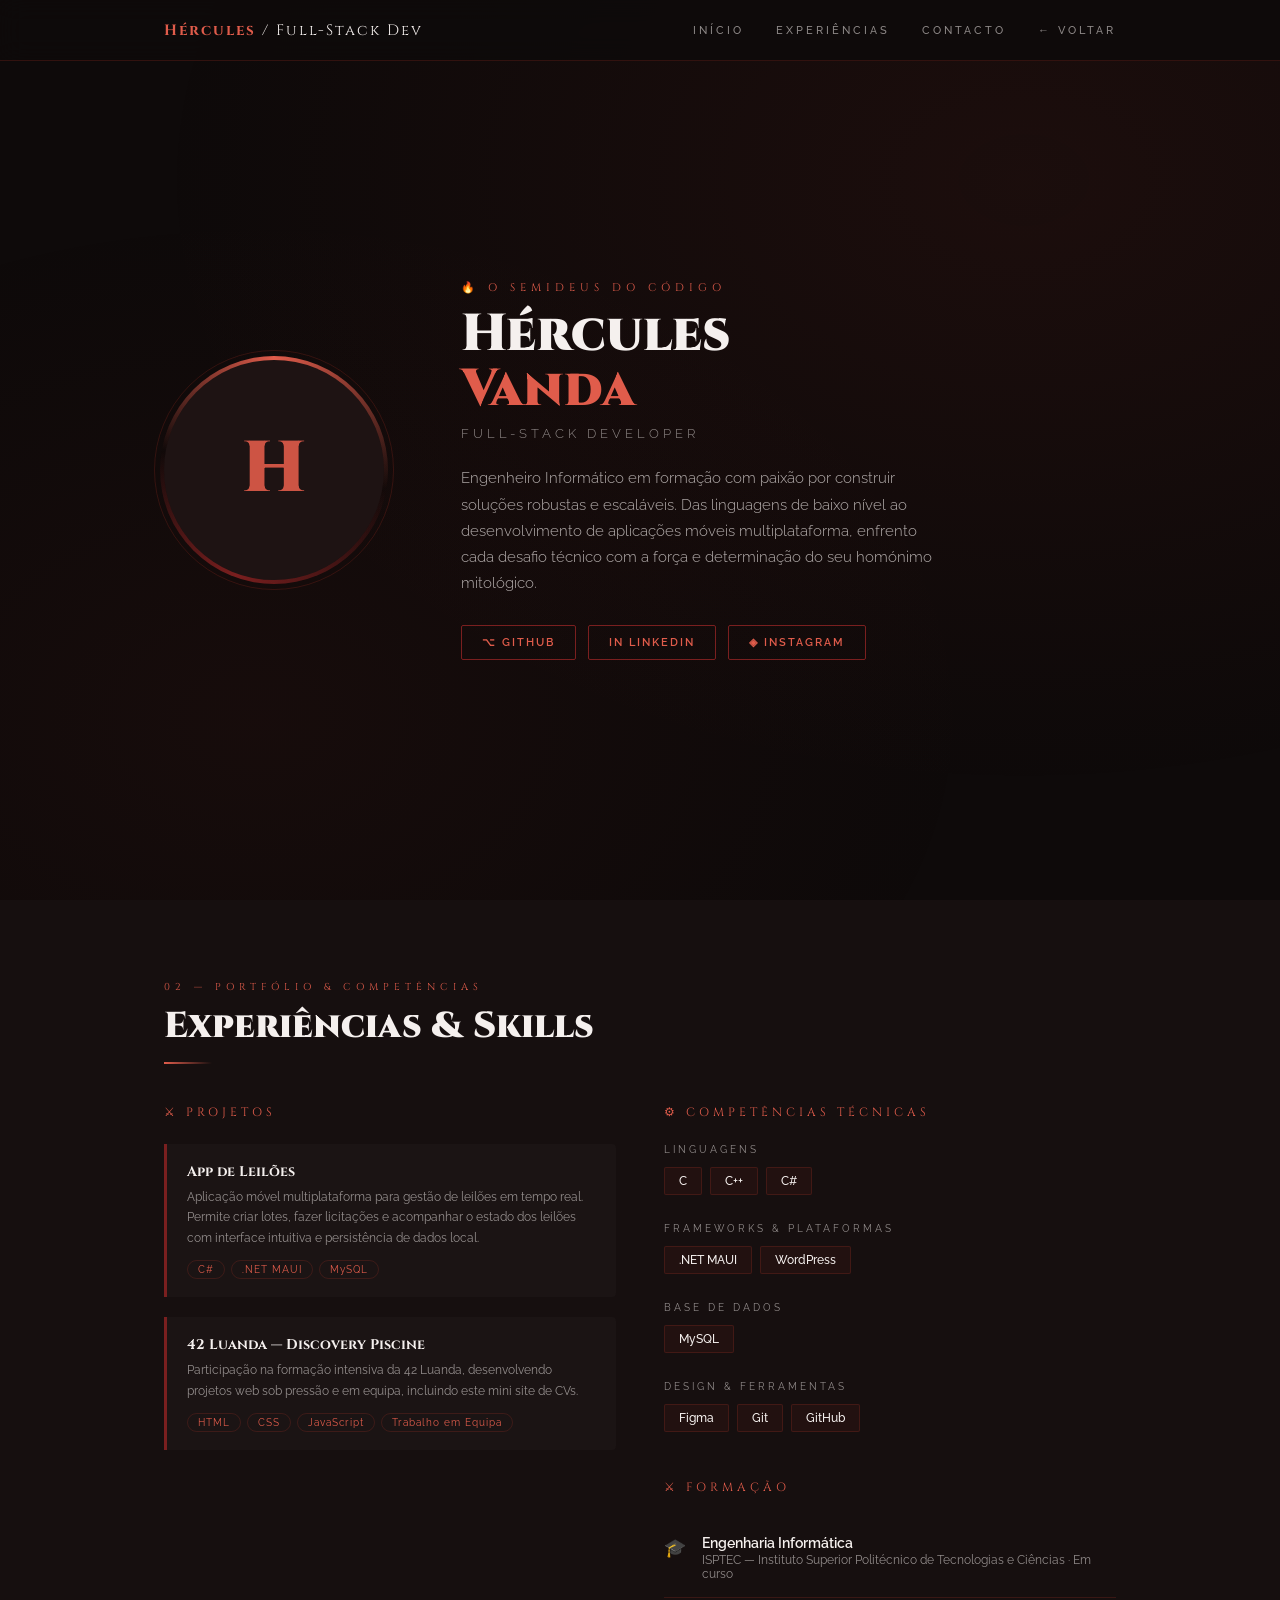
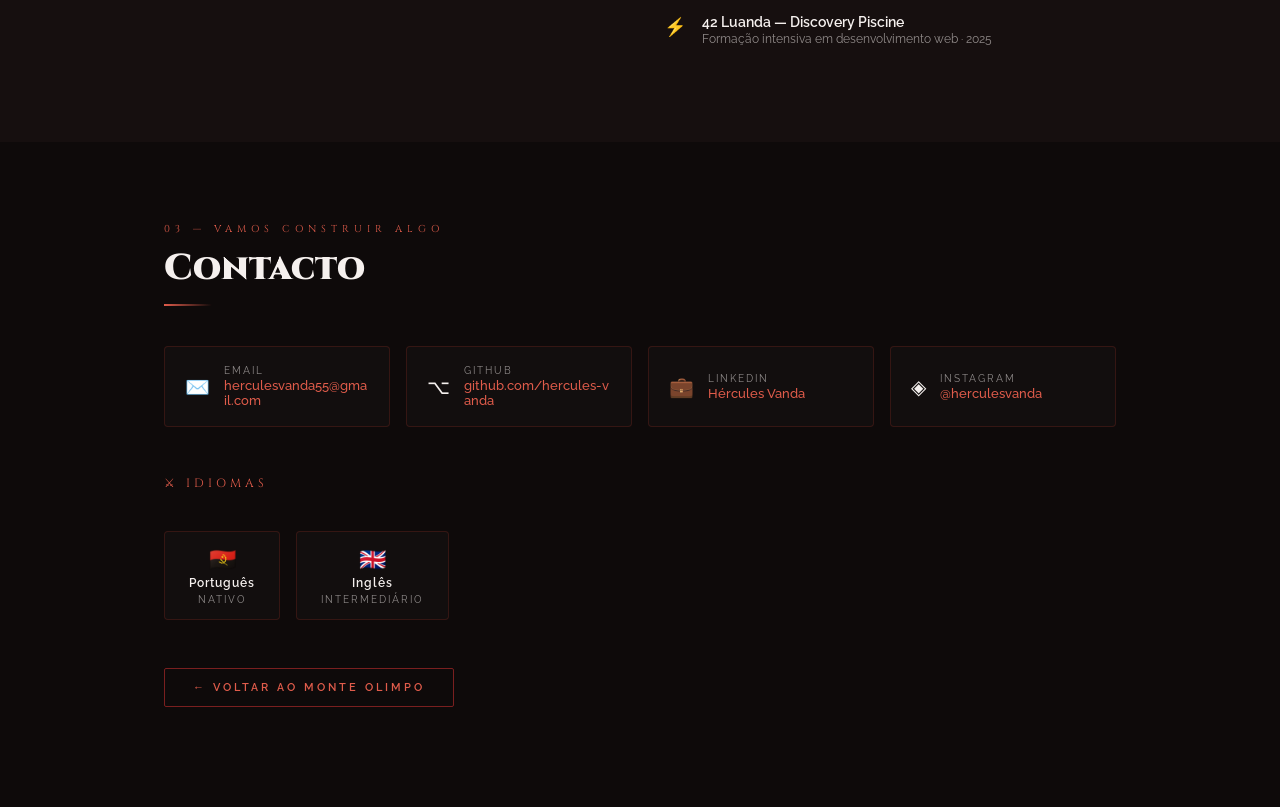
<file: docs/hercules.html>
<!DOCTYPE html>
<html lang="pt">
<head>
    <meta charset="UTF-8">
    <meta name="viewport" content="width=device-width, initial-scale=1.0">
    <title>Hércules — Full-Stack Developer</title>
    <link rel="preconnect" href="https://fonts.googleapis.com">
    <link href="https://fonts.googleapis.com/css2?family=Cinzel:wght@400;700;900&family=Raleway:wght@300;400;500;600&display=swap" rel="stylesheet">
    <link rel="stylesheet" href="css/hercules.css">

</head>
<body>

    <!-- ── NAVBAR ── -->
    <nav>
        <div class="nav-inner">
            <span class="nav-logo">Hércules <span>/ Full-Stack Dev</span></span>
            <div class="nav-links">
                <a href="#inicio">Início</a>
                <a href="#experiencias">Experiências</a>
                <a href="#contacto">Contacto</a>
                <a href="index.html" class="back-link">← Voltar</a>
            </div>
            <button class="hamburger" id="hamburger" aria-label="Menu">
                <span></span><span></span><span></span>
            </button>
        </div>
        <div class="mobile-menu" id="mobileMenu">
            <a href="#inicio" class="mobile-link">Início</a>
            <a href="#experiencias" class="mobile-link">Experiências</a>
            <a href="#contacto" class="mobile-link">Contacto</a>
            <a href="index.html">← Voltar ao Olimpo</a>
        </div>
    </nav>

    <!-- ── HERO ── -->
    <section id="inicio">
        <div class="hero-inner">

            <div class="hero-photo">
                <div class="avatar-wrap">
                    <span class="avatar-letter">H</span>
                </div>
            </div>

            <div class="hero-text">
                <p class="hero-eyebrow">🔥 O Semideus do Código</p>
                <h1 class="hero-name">Hércules<br><span>Vanda</span></h1>
                <p class="hero-role">Full-Stack Developer</p>
                <p class="hero-about">
                    Engenheiro Informático em formação com paixão por construir soluções robustas e escaláveis.
                    Das linguagens de baixo nível ao desenvolvimento de aplicações móveis multiplataforma,
                    enfrento cada desafio técnico com a força e determinação do seu homónimo mitológico.
                </p>
                <div class="hero-links">
                    <a class="hero-btn" href="https://github.com/hercules-vanda" target="_blank">⌥ GitHub</a>
                    <a class="hero-btn" href="https://www.linkedin.com/in/h%C3%A9rcules-vanda-130797291/" target="_blank">in LinkedIn</a>
                    <a class="hero-btn" href="https://www.instagram.com/herculesvanda/" target="_blank">◈ Instagram</a>
                </div>
            </div>

        </div>
    </section>

    <!-- ── EXPERIÊNCIAS & SKILLS ── -->
    <div id="experiencias">
        <div class="inner">

            <p class="section-label">02 — Portfólio & Competências</p>
            <h2 class="section-title">Experiências & Skills</h2>
            <div class="red-line"></div>

            <div class="exp-grid">

                <!-- Projetos -->
                <div>
                    <p class="exp-col-title">⚔ Projetos</p>

                    <div class="project-card">
                        <p class="project-card__title">App de Leilões</p>
                        <p class="project-card__desc">
                            Aplicação móvel multiplataforma para gestão de leilões em tempo real.
                            Permite criar lotes, fazer licitações e acompanhar o estado dos leilões
                            com interface intuitiva e persistência de dados local.
                        </p>
                        <div class="project-card__tags">
                            <span class="tag">C#</span>
                            <span class="tag">.NET MAUI</span>
                            <span class="tag">MySQL</span>
                        </div>
                    </div>

                    <div class="project-card">
                        <p class="project-card__title">42 Luanda — Discovery Piscine</p>
                        <p class="project-card__desc">
                            Participação na formação intensiva da 42 Luanda, desenvolvendo projetos
                            web sob pressão e em equipa, incluindo este mini site de CVs.
                        </p>
                        <div class="project-card__tags">
                            <span class="tag">HTML</span>
                            <span class="tag">CSS</span>
                            <span class="tag">JavaScript</span>
                            <span class="tag">Trabalho em Equipa</span>
                        </div>
                    </div>

                </div>

                <!-- Skills + Formação -->
                <div>
                    <p class="exp-col-title">⚙ Competências Técnicas</p>

                    <div class="skill-group">
                        <p class="skill-group__label">Linguagens</p>
                        <div class="skill-items">
                            <span class="skill-pill">C</span>
                            <span class="skill-pill">C++</span>
                            <span class="skill-pill">C#</span>
                        </div>
                    </div>

                    <div class="skill-group">
                        <p class="skill-group__label">Frameworks & Plataformas</p>
                        <div class="skill-items">
                            <span class="skill-pill">.NET MAUI</span>
                            <span class="skill-pill">WordPress</span>
                        </div>
                    </div>

                    <div class="skill-group">
                        <p class="skill-group__label">Base de Dados</p>
                        <div class="skill-items">
                            <span class="skill-pill">MySQL</span>
                        </div>
                    </div>

                    <div class="skill-group">
                        <p class="skill-group__label">Design & Ferramentas</p>
                        <div class="skill-items">
                            <span class="skill-pill">Figma</span>
                            <span class="skill-pill">Git</span>
                            <span class="skill-pill">GitHub</span>
                        </div>
                    </div>

                    <br>
                    <p class="exp-col-title">⚔ Formação</p>

                    <div class="edu-row">
                        <span class="edu-icon">🎓</span>
                        <div class="edu-info">
                            <p class="edu-info__title">Engenharia Informática</p>
                            <p class="edu-info__sub">ISPTEC — Instituto Superior Politécnico de Tecnologias e Ciências · Em curso</p>
                        </div>
                    </div>

                    <div class="edu-row">
                        <span class="edu-icon">⚡</span>
                        <div class="edu-info">
                            <p class="edu-info__title">42 Luanda — Discovery Piscine</p>
                            <p class="edu-info__sub">Formação intensiva em desenvolvimento web · 2025</p>
                        </div>
                    </div>

                </div>

            </div>
        </div>
    </div>

    <!-- ── CONTACTO ── -->
    <section id="contacto">
        <p class="section-label">03 — Vamos construir algo</p>
        <h2 class="section-title">Contacto</h2>
        <div class="red-line"></div>

        <div class="contact-grid">

            <a class="contact-card" href="mailto:herculesvanda55@gmail.com">
                <span class="contact-icon">✉️</span>
                <div class="contact-info">
                    <p class="contact-info__label">Email</p>
                    <p class="contact-info__value">herculesvanda55@gmail.com</p>
                </div>
            </a>

            <a class="contact-card" href="https://github.com/hercules-vanda" target="_blank">
                <span class="contact-icon">⌥</span>
                <div class="contact-info">
                    <p class="contact-info__label">GitHub</p>
                    <p class="contact-info__value">github.com/hercules-vanda</p>
                </div>
            </a>

            <a class="contact-card" href="https://www.linkedin.com/in/h%C3%A9rcules-vanda-130797291/" target="_blank">
                <span class="contact-icon">💼</span>
                <div class="contact-info">
                    <p class="contact-info__label">LinkedIn</p>
                    <p class="contact-info__value">Hércules Vanda</p>
                </div>
            </a>

            <a class="contact-card" href="https://www.instagram.com/herculesvanda/" target="_blank">
                <span class="contact-icon">◈</span>
                <div class="contact-info">
                    <p class="contact-info__label">Instagram</p>
                    <p class="contact-info__value">@herculesvanda</p>
                </div>
            </a>

        </div>

        <!-- Idiomas -->
        <p class="exp-col-title" style="margin-top: 40px; margin-bottom: 16px;">⚔ Idiomas</p>
        <div class="lang-row">
            <div class="lang-badge">
                <span class="lang-badge__flag">🇦🇴</span>
                <p class="lang-badge__name">Português</p>
                <p class="lang-badge__level">Nativo</p>
            </div>
            <div class="lang-badge">
                <span class="lang-badge__flag">🇬🇧</span>
                <p class="lang-badge__name">Inglês</p>
                <p class="lang-badge__level">Intermediário</p>
            </div>
        </div>

        <a class="back-home" href="index.html">← Voltar ao Monte Olimpo</a>

    </section>

    <script>
        const hamburger = document.getElementById('hamburger');
        const mobileMenu = document.getElementById('mobileMenu');

        hamburger.addEventListener('click', () => {
            hamburger.classList.toggle('open');
            mobileMenu.classList.toggle('open');
        });

        document.querySelectorAll('.mobile-link').forEach(link => {
            link.addEventListener('click', () => {
                hamburger.classList.remove('open');
                mobileMenu.classList.remove('open');
            });
        });
    </script>

</body>
</html>
</file>
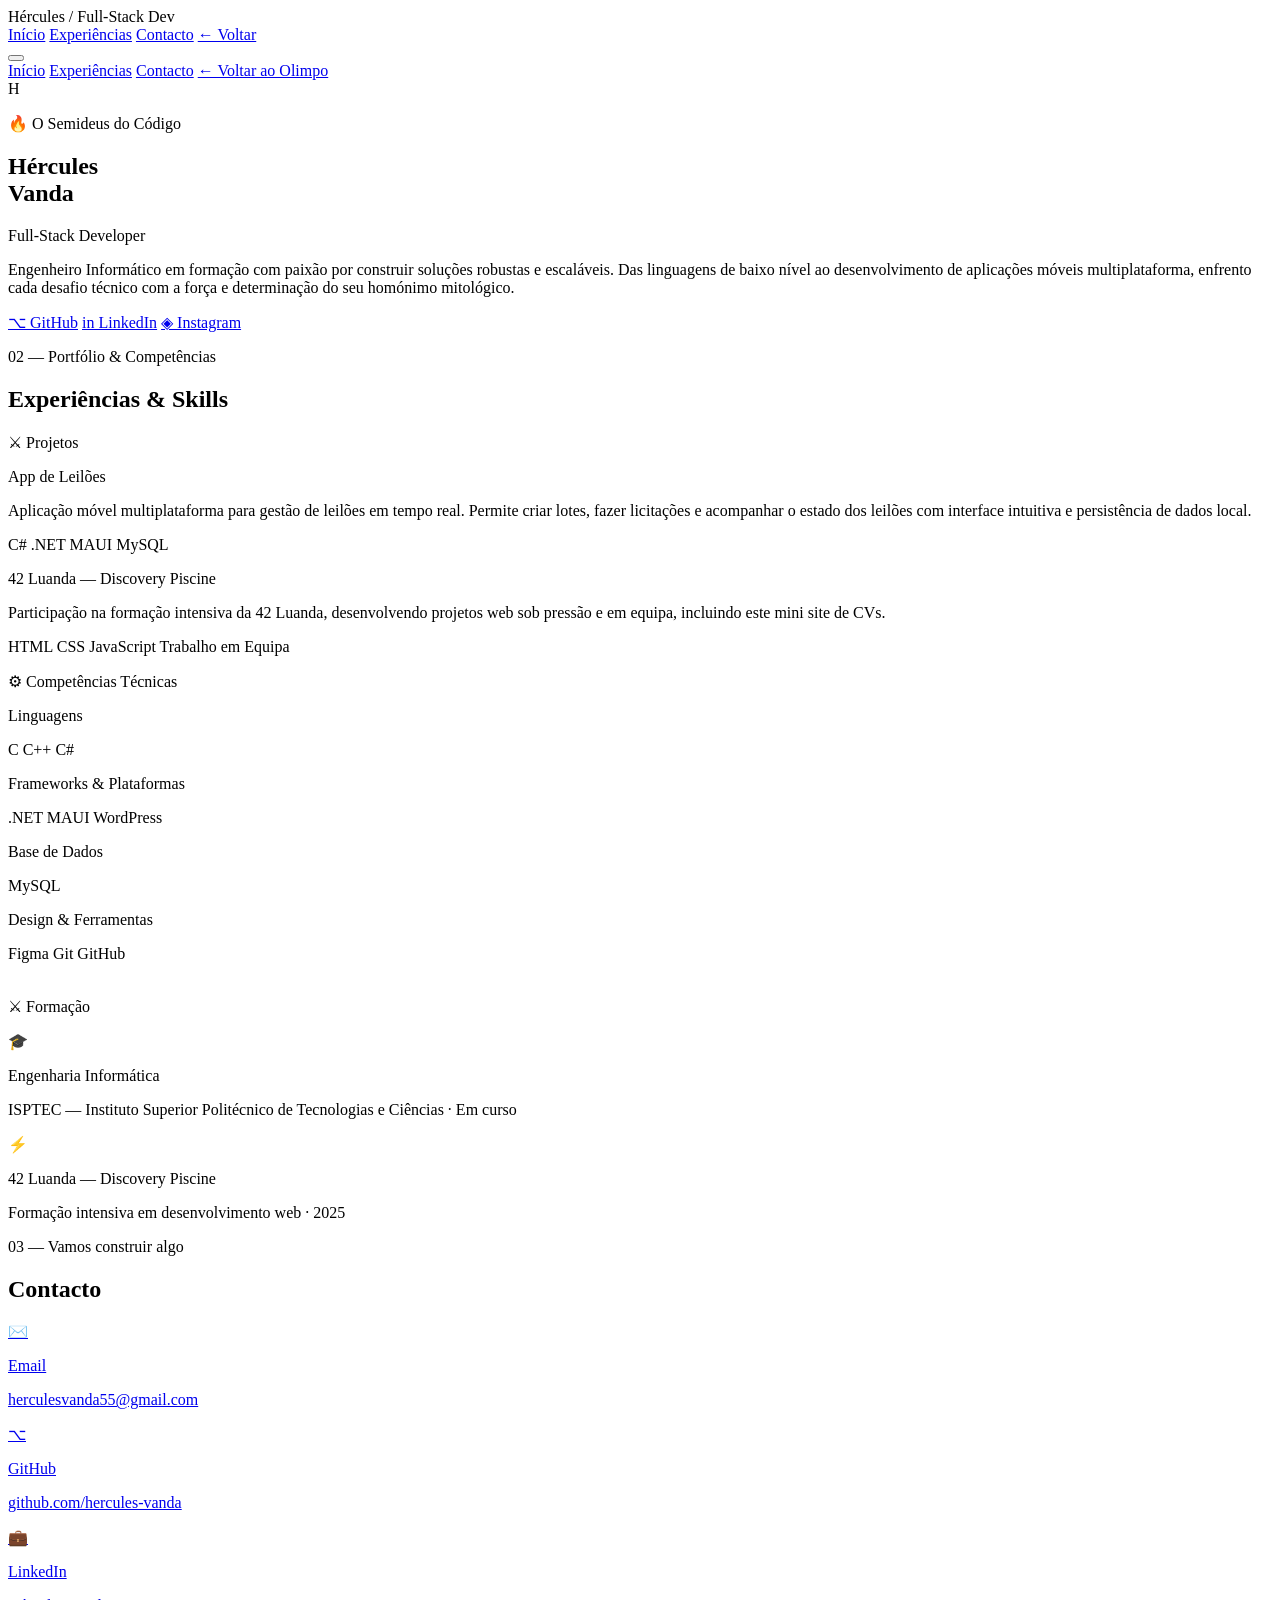
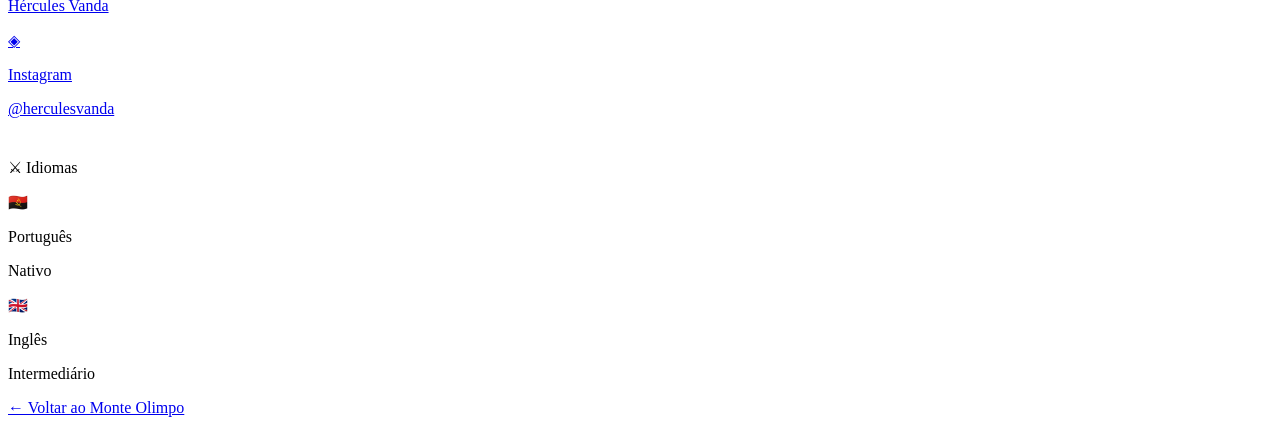
<file: front-page/hercules.html>
<!DOCTYPE html>
<html lang="pt">
<head>
    <meta charset="UTF-8">
    <meta name="viewport" content="width=device-width, initial-scale=1.0">
    <title>Hércules — Full-Stack Developer</title>
    <link rel="preconnect" href="https://fonts.googleapis.com">
    <link href="https://fonts.googleapis.com/css2?family=Cinzel:wght@400;700;900&family=Raleway:wght@300;400;500;600&display=swap" rel="stylesheet">

</head>
<body>

    <!-- ── NAVBAR ── -->
    <nav>
        <div class="nav-inner">
            <span class="nav-logo">Hércules <span>/ Full-Stack Dev</span></span>
            <div class="nav-links">
                <a href="#inicio">Início</a>
                <a href="#experiencias">Experiências</a>
                <a href="#contacto">Contacto</a>
                <a href="index.html" class="back-link">← Voltar</a>
            </div>
            <button class="hamburger" id="hamburger" aria-label="Menu">
                <span></span><span></span><span></span>
            </button>
        </div>
        <div class="mobile-menu" id="mobileMenu">
            <a href="#inicio" class="mobile-link">Início</a>
            <a href="#experiencias" class="mobile-link">Experiências</a>
            <a href="#contacto" class="mobile-link">Contacto</a>
            <a href="index.html">← Voltar ao Olimpo</a>
        </div>
    </nav>

    <!-- ── HERO ── -->
    <section id="inicio">
        <div class="hero-inner">

            <div class="hero-photo">
                <div class="avatar-wrap">
                    <span class="avatar-letter">H</span>
                </div>
            </div>

            <div class="hero-text">
                <p class="hero-eyebrow">🔥 O Semideus do Código</p>
                <h1 class="hero-name">Hércules<br><span>Vanda</span></h1>
                <p class="hero-role">Full-Stack Developer</p>
                <p class="hero-about">
                    Engenheiro Informático em formação com paixão por construir soluções robustas e escaláveis.
                    Das linguagens de baixo nível ao desenvolvimento de aplicações móveis multiplataforma,
                    enfrento cada desafio técnico com a força e determinação do seu homónimo mitológico.
                </p>
                <div class="hero-links">
                    <a class="hero-btn" href="https://github.com/hercules-vanda" target="_blank">⌥ GitHub</a>
                    <a class="hero-btn" href="https://www.linkedin.com/in/h%C3%A9rcules-vanda-130797291/" target="_blank">in LinkedIn</a>
                    <a class="hero-btn" href="https://www.instagram.com/herculesvanda/" target="_blank">◈ Instagram</a>
                </div>
            </div>

        </div>
    </section>

    <!-- ── EXPERIÊNCIAS & SKILLS ── -->
    <div id="experiencias">
        <div class="inner">

            <p class="section-label">02 — Portfólio & Competências</p>
            <h2 class="section-title">Experiências & Skills</h2>
            <div class="red-line"></div>

            <div class="exp-grid">

                <!-- Projetos -->
                <div>
                    <p class="exp-col-title">⚔ Projetos</p>

                    <div class="project-card">
                        <p class="project-card__title">App de Leilões</p>
                        <p class="project-card__desc">
                            Aplicação móvel multiplataforma para gestão de leilões em tempo real.
                            Permite criar lotes, fazer licitações e acompanhar o estado dos leilões
                            com interface intuitiva e persistência de dados local.
                        </p>
                        <div class="project-card__tags">
                            <span class="tag">C#</span>
                            <span class="tag">.NET MAUI</span>
                            <span class="tag">MySQL</span>
                        </div>
                    </div>

                    <div class="project-card">
                        <p class="project-card__title">42 Luanda — Discovery Piscine</p>
                        <p class="project-card__desc">
                            Participação na formação intensiva da 42 Luanda, desenvolvendo projetos
                            web sob pressão e em equipa, incluindo este mini site de CVs.
                        </p>
                        <div class="project-card__tags">
                            <span class="tag">HTML</span>
                            <span class="tag">CSS</span>
                            <span class="tag">JavaScript</span>
                            <span class="tag">Trabalho em Equipa</span>
                        </div>
                    </div>

                </div>

                <!-- Skills + Formação -->
                <div>
                    <p class="exp-col-title">⚙ Competências Técnicas</p>

                    <div class="skill-group">
                        <p class="skill-group__label">Linguagens</p>
                        <div class="skill-items">
                            <span class="skill-pill">C</span>
                            <span class="skill-pill">C++</span>
                            <span class="skill-pill">C#</span>
                        </div>
                    </div>

                    <div class="skill-group">
                        <p class="skill-group__label">Frameworks & Plataformas</p>
                        <div class="skill-items">
                            <span class="skill-pill">.NET MAUI</span>
                            <span class="skill-pill">WordPress</span>
                        </div>
                    </div>

                    <div class="skill-group">
                        <p class="skill-group__label">Base de Dados</p>
                        <div class="skill-items">
                            <span class="skill-pill">MySQL</span>
                        </div>
                    </div>

                    <div class="skill-group">
                        <p class="skill-group__label">Design & Ferramentas</p>
                        <div class="skill-items">
                            <span class="skill-pill">Figma</span>
                            <span class="skill-pill">Git</span>
                            <span class="skill-pill">GitHub</span>
                        </div>
                    </div>

                    <br>
                    <p class="exp-col-title">⚔ Formação</p>

                    <div class="edu-row">
                        <span class="edu-icon">🎓</span>
                        <div class="edu-info">
                            <p class="edu-info__title">Engenharia Informática</p>
                            <p class="edu-info__sub">ISPTEC — Instituto Superior Politécnico de Tecnologias e Ciências · Em curso</p>
                        </div>
                    </div>

                    <div class="edu-row">
                        <span class="edu-icon">⚡</span>
                        <div class="edu-info">
                            <p class="edu-info__title">42 Luanda — Discovery Piscine</p>
                            <p class="edu-info__sub">Formação intensiva em desenvolvimento web · 2025</p>
                        </div>
                    </div>

                </div>

            </div>
        </div>
    </div>

    <!-- ── CONTACTO ── -->
    <section id="contacto">
        <p class="section-label">03 — Vamos construir algo</p>
        <h2 class="section-title">Contacto</h2>
        <div class="red-line"></div>

        <div class="contact-grid">

            <a class="contact-card" href="mailto:herculesvanda55@gmail.com">
                <span class="contact-icon">✉️</span>
                <div class="contact-info">
                    <p class="contact-info__label">Email</p>
                    <p class="contact-info__value">herculesvanda55@gmail.com</p>
                </div>
            </a>

            <a class="contact-card" href="https://github.com/hercules-vanda" target="_blank">
                <span class="contact-icon">⌥</span>
                <div class="contact-info">
                    <p class="contact-info__label">GitHub</p>
                    <p class="contact-info__value">github.com/hercules-vanda</p>
                </div>
            </a>

            <a class="contact-card" href="https://www.linkedin.com/in/h%C3%A9rcules-vanda-130797291/" target="_blank">
                <span class="contact-icon">💼</span>
                <div class="contact-info">
                    <p class="contact-info__label">LinkedIn</p>
                    <p class="contact-info__value">Hércules Vanda</p>
                </div>
            </a>

            <a class="contact-card" href="https://www.instagram.com/herculesvanda/" target="_blank">
                <span class="contact-icon">◈</span>
                <div class="contact-info">
                    <p class="contact-info__label">Instagram</p>
                    <p class="contact-info__value">@herculesvanda</p>
                </div>
            </a>

        </div>

        <!-- Idiomas -->
        <p class="exp-col-title" style="margin-top: 40px; margin-bottom: 16px;">⚔ Idiomas</p>
        <div class="lang-row">
            <div class="lang-badge">
                <span class="lang-badge__flag">🇦🇴</span>
                <p class="lang-badge__name">Português</p>
                <p class="lang-badge__level">Nativo</p>
            </div>
            <div class="lang-badge">
                <span class="lang-badge__flag">🇬🇧</span>
                <p class="lang-badge__name">Inglês</p>
                <p class="lang-badge__level">Intermediário</p>
            </div>
        </div>

        <a class="back-home" href="index.html">← Voltar ao Monte Olimpo</a>

    </section>

    <script>
        const hamburger = document.getElementById('hamburger');
        const mobileMenu = document.getElementById('mobileMenu');

        hamburger.addEventListener('click', () => {
            hamburger.classList.toggle('open');
            mobileMenu.classList.toggle('open');
        });

        document.querySelectorAll('.mobile-link').forEach(link => {
            link.addEventListener('click', () => {
                hamburger.classList.remove('open');
                mobileMenu.classList.remove('open');
            });
        });
    </script>

</body>
</html>
</file>
<file: docs/css/hercules.css>
*, *::before, *::after {
            margin: 0;
            padding: 0;
            box-sizing: border-box;
            text-decoration: none;
            list-style: none;
        }

        :root {
            --red:       #c0392b;
            --red-light: #e05c4b;
            --red-dim:   #7a1f1f;
            --white:     #f5f0ee;
            --dark:      #0e0a0a;
            --dark2:     #160f0f;
            --dark3:     #1e1313;
            --muted:     rgba(245,240,238,0.55);
            --border:    rgba(192,57,43,0.20);
        }

        html { scroll-behavior: smooth; }

        body {
            font-family: 'Raleway', sans-serif;
            background-color: var(--dark);
            color: var(--white);
            overflow-x: hidden;
        }

        /* ── NAVBAR ── */
        nav {
            position: fixed;
            top: 0;
            left: 0;
            width: 100%;
            z-index: 100;
            background: rgba(14,10,10,0.90);
            backdrop-filter: blur(12px);
            -webkit-backdrop-filter: blur(12px);
            border-bottom: 1px solid var(--border);
        }

        .nav-inner {
            max-width: 1000px;
            margin: 0 auto;
            padding: 0 24px;
            height: 60px;
            display: flex;
            align-items: center;
            justify-content: space-between;
        }

        .nav-logo {
            font-family: 'Cinzel', serif;
            font-size: 15px;
            font-weight: 700;
            color: var(--red-light);
            letter-spacing: 2px;
        }

        .nav-logo span {
            color: var(--white);
            font-weight: 400;
        }

        .nav-links {
            display: flex;
            gap: 32px;
            align-items: center;
        }

        .nav-links a {
            font-size: 11px;
            font-weight: 500;
            letter-spacing: 3px;
            text-transform: uppercase;
            color: var(--muted);
            transition: color 0.3s;
            position: relative;
        }

        .nav-links a::after {
            content: '';
            position: absolute;
            bottom: -4px;
            left: 0;
            width: 0;
            height: 1px;
            background: var(--red-light);
            transition: width 0.3s;
        }

        .nav-links a:hover { color: var(--red-light); }
        .nav-links a:hover::after { width: 100%; }

        .back-link {
            font-size: 11px;
            letter-spacing: 2px;
            color: var(--muted);
            transition: color 0.3s;
        }
        .back-link:hover { color: var(--red-light); }

        /* hamburger */
        .hamburger {
            display: none;
            flex-direction: column;
            gap: 5px;
            cursor: pointer;
            background: none;
            border: none;
            padding: 4px;
        }

        .hamburger span {
            display: block;
            width: 24px;
            height: 2px;
            background: var(--red-light);
            border-radius: 2px;
            transition: all 0.3s;
        }

        .hamburger.open span:nth-child(1) { transform: translateY(7px) rotate(45deg); }
        .hamburger.open span:nth-child(2) { opacity: 0; }
        .hamburger.open span:nth-child(3) { transform: translateY(-7px) rotate(-45deg); }

        .mobile-menu {
            display: none;
            flex-direction: column;
            background: rgba(14,10,10,0.97);
            border-top: 1px solid var(--border);
            padding: 16px 24px 20px;
            gap: 18px;
        }

        .mobile-menu.open { display: flex; }

        .mobile-menu a {
            font-size: 13px;
            font-weight: 500;
            letter-spacing: 3px;
            text-transform: uppercase;
            color: var(--muted);
            transition: color 0.3s;
        }

        .mobile-menu a:hover { color: var(--red-light); }

        /* ── SECTIONS COMMON ── */
        section {
            max-width: 1000px;
            margin: 0 auto;
            padding: 100px 24px 60px;
        }

        .section-label {
            font-family: 'Cinzel', serif;
            font-size: 10px;
            letter-spacing: 5px;
            text-transform: uppercase;
            color: var(--red-light);
            margin-bottom: 8px;
        }

        .section-title {
            font-family: 'Cinzel', serif;
            font-size: clamp(24px, 4vw, 36px);
            font-weight: 900;
            color: var(--white);
            margin-bottom: 12px;
        }

        .red-line {
            width: 48px;
            height: 2px;
            background: linear-gradient(to right, var(--red-light), transparent);
            margin-bottom: 40px;
        }

        /* ── HERO ── */
        #inicio {
            min-height: 100vh;
            display: flex;
            align-items: center;
            padding-top: 80px;
            padding-bottom: 40px;
            position: relative;
        }

        #inicio::before {
            content: '';
            position: fixed;
            inset: 0;
            background: radial-gradient(ellipse at 80% 20%, rgba(192,57,43,0.08) 0%, transparent 60%),
                        radial-gradient(ellipse at 20% 80%, rgba(192,57,43,0.05) 0%, transparent 50%);
            z-index: -1;
            pointer-events: none;
        }

        .hero-inner {
            display: flex;
            align-items: center;
            gap: clamp(32px, 6vw, 80px);
            width: 100%;
            flex-wrap: wrap;
        }

        /* avatar */
        .hero-photo {
            flex-shrink: 0;
            position: relative;
            width: clamp(160px, 25vw, 220px);
            height: clamp(160px, 25vw, 220px);
        }

        /* pulsing ring */
        .hero-photo::before {
            content: '';
            position: absolute;
            inset: -4px;
            border-radius: 50%;
            background: conic-gradient(var(--red-light) 0deg, transparent 100deg, var(--red-dim) 200deg, transparent 280deg, var(--red-light) 360deg);
            animation: spin 12s linear infinite;
        }

        .hero-photo::after {
            content: '';
            position: absolute;
            inset: -10px;
            border-radius: 50%;
            border: 1px solid rgba(192,57,43,0.2);
            animation: pulse 3s ease infinite;
        }

        .avatar-wrap {
            position: relative;
            z-index: 1;
            width: 100%;
            height: 100%;
            border-radius: 50%;
            overflow: hidden;
            background: var(--dark3);
            display: flex;
            align-items: center;
            justify-content: center;
        }

        .avatar-letter {
            font-family: 'Cinzel', serif;
            font-size: clamp(52px, 10vw, 72px);
            font-weight: 900;
            color: var(--red-light);
            line-height: 1;
            opacity: 0.9;
        }

        /* hero text */
        .hero-eyebrow {
            font-family: 'Cinzel', serif;
            font-size: 11px;
            letter-spacing: 5px;
            text-transform: uppercase;
            color: var(--red-light);
            margin-bottom: 12px;
        }

        .hero-name {
            font-family: 'Cinzel', serif;
            font-size: clamp(28px, 5.5vw, 52px);
            font-weight: 900;
            line-height: 1.05;
            color: var(--white);
        }

        .hero-name span { color: var(--red-light); }

        .hero-role {
            margin-top: 10px;
            font-size: clamp(11px, 2vw, 13px);
            font-weight: 300;
            letter-spacing: 4px;
            text-transform: uppercase;
            color: var(--muted);
        }

        .hero-about {
            margin-top: 24px;
            max-width: 480px;
            font-size: clamp(13px, 2vw, 15px);
            font-weight: 300;
            line-height: 1.75;
            color: rgba(245,240,238,0.72);
        }

        .hero-links {
            margin-top: 28px;
            display: flex;
            gap: 12px;
            flex-wrap: wrap;
        }

        .hero-btn {
            display: inline-flex;
            align-items: center;
            gap: 8px;
            padding: 10px 20px;
            border: 1px solid var(--red-dim);
            border-radius: 2px;
            font-size: 11px;
            font-weight: 600;
            letter-spacing: 2px;
            text-transform: uppercase;
            color: var(--red-light);
            transition: all 0.3s;
        }

        .hero-btn:hover {
            background: var(--red-light);
            color: var(--dark);
            border-color: var(--red-light);
        }

        /* ── EXPERIÊNCIAS ── */
        #experiencias {
            background: var(--dark2);
            max-width: 100%;
            padding: 80px 0;
        }

        #experiencias .inner {
            max-width: 1000px;
            margin: 0 auto;
            padding: 0 24px;
        }

        .exp-grid {
            display: grid;
            grid-template-columns: 1fr 1fr;
            gap: 48px;
        }

        .exp-col-title {
            font-family: 'Cinzel', serif;
            font-size: 12px;
            letter-spacing: 4px;
            text-transform: uppercase;
            color: var(--red-light);
            margin-bottom: 24px;
        }

        /* project card — shield style */
        .project-card {
            border-left: 3px solid var(--red-dim);
            padding: 18px 20px;
            margin-bottom: 20px;
            background: rgba(255,255,255,0.02);
            border-radius: 0 4px 4px 0;
            transition: border-color 0.3s, background 0.3s;
        }

        .project-card:hover {
            border-left-color: var(--red-light);
            background: rgba(192,57,43,0.05);
        }

        .project-card__title {
            font-family: 'Cinzel', serif;
            font-size: 14px;
            font-weight: 700;
            color: var(--white);
            margin-bottom: 6px;
        }

        .project-card__desc {
            font-size: 12px;
            line-height: 1.7;
            color: var(--muted);
            margin-bottom: 12px;
        }

        .project-card__tags {
            display: flex;
            flex-wrap: wrap;
            gap: 6px;
        }

        .tag {
            padding: 3px 10px;
            border: 1px solid var(--border);
            border-radius: 20px;
            font-size: 10px;
            letter-spacing: 1px;
            color: var(--red-light);
        }

        /* skill pills */
        .skill-group {
            margin-bottom: 28px;
        }

        .skill-group__label {
            font-size: 10px;
            letter-spacing: 3px;
            text-transform: uppercase;
            color: var(--muted);
            margin-bottom: 12px;
        }

        .skill-items {
            display: flex;
            flex-wrap: wrap;
            gap: 8px;
        }

        .skill-pill {
            padding: 6px 14px;
            background: rgba(192,57,43,0.07);
            border: 1px solid var(--border);
            border-radius: 2px;
            font-size: 12px;
            font-weight: 500;
            color: var(--white);
            transition: all 0.3s;
        }

        .skill-pill:hover {
            background: rgba(192,57,43,0.18);
            border-color: var(--red-dim);
            color: var(--red-light);
        }

        /* education */
        .edu-row {
            display: flex;
            align-items: flex-start;
            gap: 16px;
            padding: 16px 0;
            border-bottom: 1px solid var(--border);
        }

        .edu-row:last-child { border-bottom: none; }

        .edu-icon { font-size: 18px; flex-shrink: 0; margin-top: 2px; }

        .edu-info__title {
            font-size: 14px;
            font-weight: 600;
            color: var(--white);
        }

        .edu-info__sub {
            font-size: 12px;
            color: var(--muted);
            margin-top: 2px;
        }

        /* ── CONTACTO ── */
        #contacto {
            padding: 80px 24px 100px;
        }

        .contact-grid {
            display: grid;
            grid-template-columns: repeat(auto-fit, minmax(200px, 1fr));
            gap: 16px;
            margin-bottom: 48px;
        }

        .contact-card {
            display: flex;
            align-items: center;
            gap: 14px;
            padding: 18px 20px;
            border: 1px solid var(--border);
            border-radius: 4px;
            background: rgba(255,255,255,0.02);
            transition: all 0.3s;
            color: var(--white);
        }

        .contact-card:hover {
            border-color: var(--red-dim);
            background: rgba(192,57,43,0.06);
            transform: translateY(-2px);
        }

        .contact-icon { font-size: 20px; flex-shrink: 0; }

        .contact-info__label {
            font-size: 10px;
            letter-spacing: 2px;
            text-transform: uppercase;
            color: var(--muted);
        }

        .contact-info__value {
            font-size: 13px;
            font-weight: 500;
            color: var(--red-light);
            margin-top: 2px;
            word-break: break-all;
        }

        /* languages */
        .lang-row {
            display: flex;
            gap: 16px;
            flex-wrap: wrap;
            margin-top: 40px;
        }

        .lang-badge {
            display: flex;
            flex-direction: column;
            align-items: center;
            gap: 4px;
            padding: 14px 24px;
            border: 1px solid var(--border);
            border-radius: 4px;
            background: rgba(255,255,255,0.02);
        }

        .lang-badge__flag { font-size: 22px; }

        .lang-badge__name {
            font-size: 12px;
            font-weight: 600;
            letter-spacing: 1px;
            color: var(--white);
        }

        .lang-badge__level {
            font-size: 10px;
            letter-spacing: 2px;
            text-transform: uppercase;
            color: var(--muted);
        }

        .back-home {
            display: inline-flex;
            align-items: center;
            gap: 8px;
            margin-top: 48px;
            padding: 12px 28px;
            border: 1px solid var(--red-dim);
            border-radius: 2px;
            font-size: 11px;
            font-weight: 600;
            letter-spacing: 3px;
            text-transform: uppercase;
            color: var(--red-light);
            transition: all 0.3s;
        }

        .back-home:hover {
            background: var(--red-light);
            color: var(--dark);
        }

        /* ── ANIMATIONS ── */
        @keyframes spin {
            to { transform: rotate(360deg); }
        }

        @keyframes pulse {
            0%, 100% { transform: scale(1); opacity: 0.4; }
            50%       { transform: scale(1.08); opacity: 0.1; }
        }

        /* ── RESPONSIVE ── */
        @media (max-width: 700px) {
            .nav-links { display: none; }
            .hamburger { display: flex; }

            #inicio { padding-top: 100px; }

            .hero-inner {
                flex-direction: column;
                align-items: flex-start;
                gap: 28px;
            }

            .hero-photo {
                width: 140px;
                height: 140px;
                align-self: center;
            }

            .hero-text { text-align: center; width: 100%; }
            .hero-about { max-width: 100%; }
            .hero-links { justify-content: center; }

            .exp-grid {
                grid-template-columns: 1fr;
                gap: 40px;
            }
        }

        @media (max-width: 480px) {
            section { padding: 70px 16px 48px; }
            #experiencias .inner { padding: 0 16px; }
            #contacto { padding: 70px 16px 80px; }
        }
</file>
